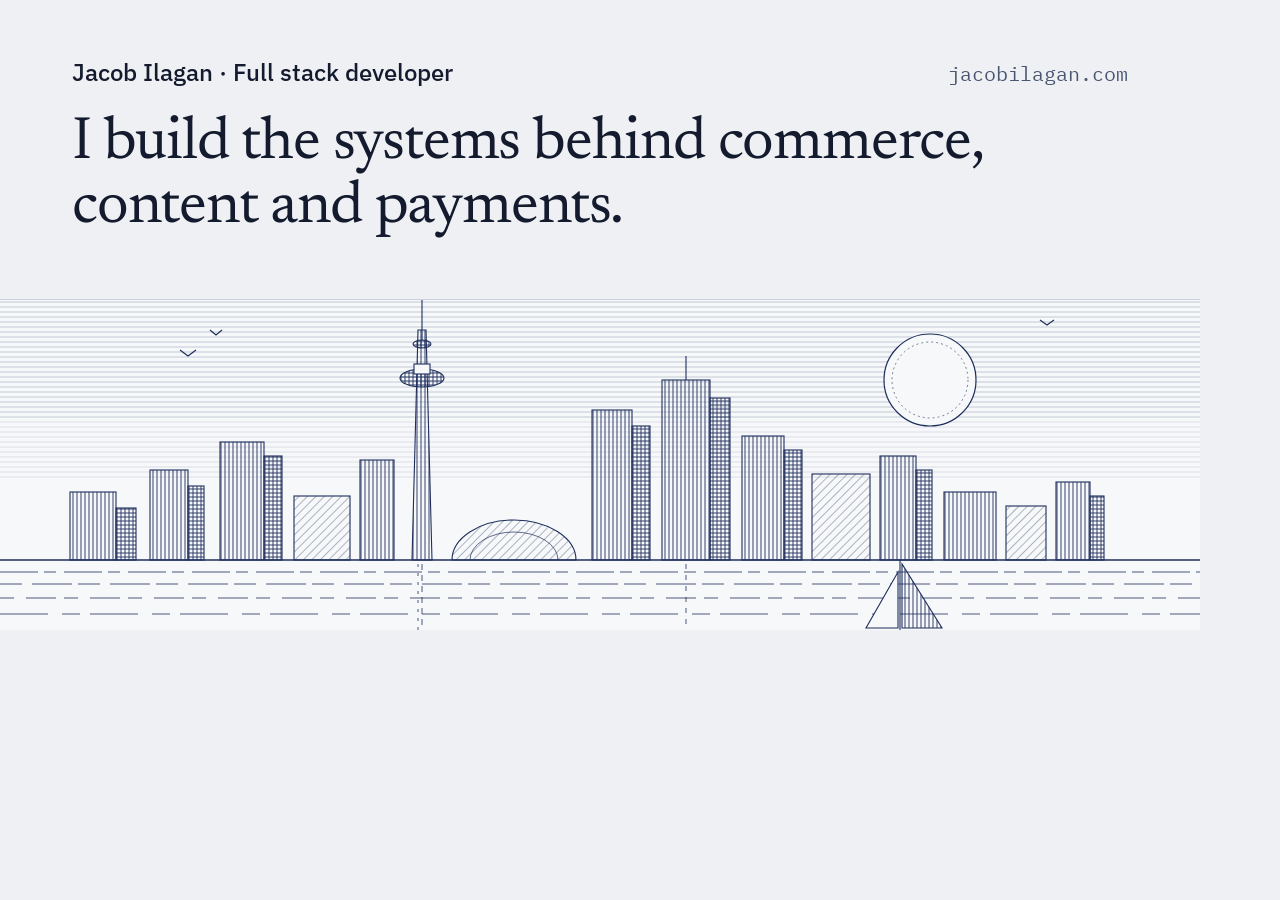
<file: tools/og-home.html>
<!doctype html>
<html lang="en">
<head>
<meta charset="utf-8">
<title>Open Graph image, jacobilagan.com</title>
<!-- Rendered to public/og.png (1200x630) by tools/render-og.sh -->
<style>
  @font-face { font-family: "Newsreader"; src: url("../public/fonts/newsreader-400.woff2") format("woff2"); font-weight: 400; }
  @font-face { font-family: "IBM Plex Sans"; src: url("../public/fonts/plex-sans-500.woff2") format("woff2"); font-weight: 500; }
  @font-face { font-family: "IBM Plex Mono"; src: url("../public/fonts/plex-mono-400.woff2") format("woff2"); font-weight: 400; }
  html, body { margin: 0; }
  body { width: 1200px; height: 630px; overflow: hidden; background: #EEF0F3; color: #141B2E; font-family: "IBM Plex Sans", sans-serif; position: relative; }
  .top { position: absolute; left: 72px; right: 72px; top: 56px; display: flex; justify-content: space-between; align-items: baseline; }
  .name { font-size: 24px; font-weight: 500; }
  .url { font-family: "IBM Plex Mono", monospace; font-size: 20px; color: #4A5672; }
  h1 { position: absolute; left: 72px; top: 112px; width: 1056px; margin: 0; font-family: "Newsreader", serif; font-weight: 400; font-size: 60px; line-height: 64px; letter-spacing: -0.02em; }
  .art { position: absolute; left: 0; right: 0; bottom: 0; height: 330px; overflow: hidden; background: #F7F8FA; border-top: 1px solid #C9CFDB; }
  .art svg { position: absolute; left: 0; top: 0; width: 1200px; height: 330px; }
</style>
</head>
<body>
  <div class="top"><span class="name">Jacob Ilagan · Full stack developer</span><span class="url">jacobilagan.com</span></div>
  <h1>I build the systems behind commerce, content and payments.</h1>
  <div class="art" aria-hidden="true">
<svg role="img" aria-label="Ink engraving style drawing of the Toronto skyline across the harbour" viewBox="0 40 1200 330" width="1200" height="330">
          <defs>
            <pattern id="vh" width="4" height="4" patternUnits="userSpaceOnUse"><line x1="1" y1="0" x2="1" y2="4" stroke="#1E2F5C" stroke-width="0.9"/></pattern>
            <pattern id="xh" width="4" height="4" patternUnits="userSpaceOnUse"><line x1="1" y1="0" x2="1" y2="4" stroke="#1E2F5C" stroke-width="0.9"/><line x1="0" y1="1" x2="4" y2="1" stroke="#1E2F5C" stroke-width="0.9"/></pattern>
            <pattern id="dh" width="6" height="6" patternUnits="userSpaceOnUse" patternTransform="rotate(45)"><line x1="0" y1="0" x2="0" y2="6" stroke="#1E2F5C" stroke-width="0.7"/></pattern>
            <pattern id="sky" width="8" height="5" patternUnits="userSpaceOnUse"><line x1="0" y1="2" x2="8" y2="2" stroke="#1E2F5C" stroke-width="0.45"/></pattern>
          </defs>
          <rect x="0" y="0" width="1200" height="160" fill="url(#sky)" opacity="0.55"/>
          <rect x="0" y="160" width="1200" height="60" fill="url(#sky)" opacity="0.3"/>
          <circle cx="930" cy="120" r="46" fill="#F7F8FA" stroke="#1E2F5C" stroke-width="1.2"/>
          <circle cx="930" cy="120" r="38" fill="none" stroke="#1E2F5C" stroke-width="0.6" stroke-dasharray="2 3"/>
          <path d="M180 90 l8 6 l8 -6 M210 70 l6 5 l6 -5 M1040 60 l7 5 l7 -5" fill="none" stroke="#1E2F5C" stroke-width="1.2"/>
          <g stroke="#1E2F5C" stroke-width="1.1">
            <rect x="70" y="232" width="46" height="68" fill="url(#vh)"/>
            <rect x="116" y="248" width="20" height="52" fill="url(#xh)"/>
            <rect x="150" y="210" width="38" height="90" fill="url(#vh)"/>
            <rect x="188" y="226" width="16" height="74" fill="url(#xh)"/>
            <rect x="220" y="182" width="44" height="118" fill="url(#vh)"/>
            <rect x="264" y="196" width="18" height="104" fill="url(#xh)"/>
            <rect x="294" y="236" width="56" height="64" fill="url(#dh)"/>
            <rect x="360" y="200" width="34" height="100" fill="url(#vh)"/>
            <path d="M412 300 L418 70 L426 70 L432 300 Z" fill="url(#vh)"/>
            <ellipse cx="422" cy="118" rx="22" ry="9" fill="url(#xh)"/>
            <rect x="414" y="104" width="16" height="10" fill="#F7F8FA"/>
            <ellipse cx="422" cy="84" rx="9" ry="4" fill="url(#xh)"/>
            <line x1="422" y1="80" x2="422" y2="12"/>
            <path d="M452 300 A62 40 0 0 1 576 300 Z" fill="url(#dh)"/>
            <path d="M470 300 A44 28 0 0 1 558 300" fill="none" stroke-width="0.7"/>
            <rect x="592" y="150" width="40" height="150" fill="url(#vh)"/>
            <rect x="632" y="166" width="18" height="134" fill="url(#xh)"/>
            <rect x="662" y="120" width="48" height="180" fill="url(#vh)"/>
            <line x1="686" y1="120" x2="686" y2="96"/>
            <rect x="710" y="138" width="20" height="162" fill="url(#xh)"/>
            <rect x="742" y="176" width="42" height="124" fill="url(#vh)"/>
            <rect x="784" y="190" width="18" height="110" fill="url(#xh)"/>
            <rect x="812" y="214" width="58" height="86" fill="url(#dh)"/>
            <rect x="880" y="196" width="36" height="104" fill="url(#vh)"/>
            <rect x="916" y="210" width="16" height="90" fill="url(#xh)"/>
            <rect x="944" y="232" width="52" height="68" fill="url(#vh)"/>
            <rect x="1006" y="246" width="40" height="54" fill="url(#dh)"/>
            <rect x="1056" y="222" width="34" height="78" fill="url(#vh)"/>
            <rect x="1090" y="236" width="14" height="64" fill="url(#xh)"/>
          </g>
          <line x1="0" y1="300" x2="1200" y2="300" stroke="#1E2F5C" stroke-width="1.4"/>
          <g stroke="#1E2F5C" stroke-width="0.8" fill="none">
            <line x1="0" y1="312" x2="1200" y2="312" stroke-dasharray="38 6 12 8"/>
            <line x1="0" y1="324" x2="1200" y2="324" stroke-dasharray="22 10 40 6"/>
            <line x1="0" y1="338" x2="1200" y2="338" stroke-dasharray="14 12 30 8"/>
            <line x1="0" y1="354" x2="1200" y2="354" stroke-dasharray="48 14 18 10"/>
            <line x1="0" y1="372" x2="1200" y2="372" stroke-dasharray="26 18 12 14"/>
            <line x1="0" y1="392" x2="1200" y2="392" stroke-dasharray="60 20 24 16"/>
            <line x1="0" y1="414" x2="1200" y2="414" stroke-dasharray="34 26 50 22"/>
            <line x1="422" y1="304" x2="422" y2="430" stroke-dasharray="6 5"/>
            <line x1="418" y1="304" x2="418" y2="390" stroke-dasharray="3 6"/>
            <line x1="686" y1="304" x2="686" y2="410" stroke-dasharray="5 6"/>
          </g>
          <g stroke="#1E2F5C" stroke-width="1.1">
            <path d="M860 372 L940 372 L928 384 L872 384 Z" fill="url(#xh)"/>
            <line x1="900" y1="372" x2="900" y2="300"/>
            <path d="M902 304 L902 368 L942 368 Z" fill="url(#vh)"/>
            <path d="M898 312 L898 368 L866 368 Z" fill="#F7F8FA"/>
          </g>
        </svg>
  </div>
</body>
</html>
</file>
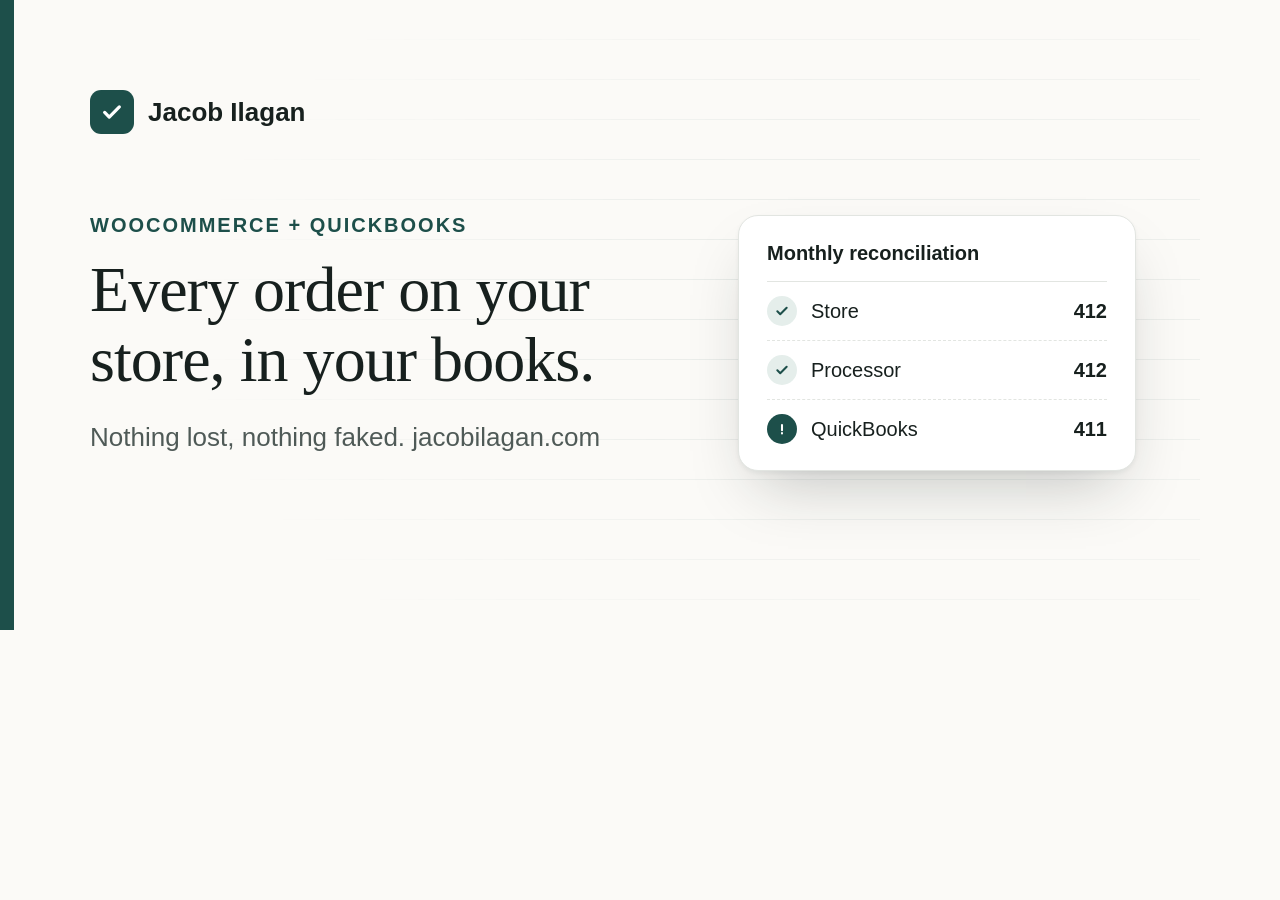
<file: tools/og-image.html>
<!doctype html>
<!-- Source for public/og-image.png. Regenerate with tools/render-og.sh -->
<html lang="en">
<head>
<meta charset="utf-8">
<style>
  html, body { margin: 0; width: 1200px; height: 630px; overflow: hidden; }
  body {
    background: #fbfaf7; color: #17201e; position: relative;
    font-family: -apple-system, BlinkMacSystemFont, "Segoe UI", Roboto, Arial, sans-serif;
  }
  body::before {
    content: ""; position: absolute; inset: 0;
    background-image: repeating-linear-gradient(to bottom, transparent 0, transparent 39px, rgba(29, 79, 74, 0.08) 39px, rgba(29, 79, 74, 0.08) 40px);
    -webkit-mask-image: radial-gradient(ellipse 75% 85% at 75% 50%, #000 20%, transparent 80%);
  }
  .bar { position: absolute; left: 0; top: 0; bottom: 0; width: 14px; background: #1d4f4a; }
  .content { position: absolute; left: 90px; top: 90px; width: 600px; }
  .brand { display: flex; align-items: center; gap: 14px; font-weight: 650; font-size: 26px; }
  .mark { width: 44px; height: 44px; border-radius: 11px; background: #1d4f4a; display: grid; place-items: center; }
  .eyebrow { margin-top: 80px; font-size: 20px; font-weight: 600; letter-spacing: 0.1em; text-transform: uppercase; color: #1d4f4a; }
  h1 {
    margin: 18px 0 0; font-family: ui-serif, "Iowan Old Style", Charter, Georgia, serif;
    font-weight: 500; font-size: 64px; line-height: 1.1; letter-spacing: -0.015em;
  }
  .sub { margin-top: 26px; font-size: 26px; color: #4f5a57; }
  .report {
    position: absolute; right: 64px; top: 215px; width: 340px; padding: 26px 28px;
    background: #fff; border: 1px solid #e2e5e1; border-radius: 20px;
    box-shadow: 0 2px 4px rgba(23,32,30,.05), 0 30px 60px -20px rgba(23,32,30,.25); font-size: 20px;
  }
  .rh { font-weight: 650; padding-bottom: 16px; border-bottom: 1px solid #e2e5e1; }
  .row { display: flex; align-items: center; gap: 14px; padding: 14px 0; border-bottom: 1px dashed #e2e5e1; }
  .row:last-child { border-bottom: 0; padding-bottom: 0; }
  .row span:nth-child(2) { flex: 1; }
  .row b { font-variant-numeric: tabular-nums; }
  .tick { width: 30px; height: 30px; border-radius: 50%; background: #e5eeeb; display: grid; place-items: center; }
  .tick.warn { background: #1d4f4a; }
</style>
</head>
<body>
  <div class="bar"></div>
  <div class="content">
    <div class="brand">
      <span class="mark"><svg width="22" height="22" viewBox="0 0 24 24" fill="none" stroke="#fff" stroke-width="3.5" stroke-linecap="round" stroke-linejoin="round"><path d="M4 12.5l5 5L20 6.5"/></svg></span>
      Jacob Ilagan
    </div>
    <div class="eyebrow">WooCommerce + QuickBooks</div>
    <h1>Every order on your store, in your books.</h1>
    <div class="sub">Nothing lost, nothing faked. jacobilagan.com</div>
  </div>
  <div class="report">
    <div class="rh">Monthly reconciliation</div>
    <div class="row"><span class="tick"><svg width="14" height="14" viewBox="0 0 24 24" fill="none" stroke="#1d4f4a" stroke-width="3.5" stroke-linecap="round" stroke-linejoin="round"><path d="M4 12.5l5 5L20 6.5"/></svg></span><span>Store</span><b>412</b></div>
    <div class="row"><span class="tick"><svg width="14" height="14" viewBox="0 0 24 24" fill="none" stroke="#1d4f4a" stroke-width="3.5" stroke-linecap="round" stroke-linejoin="round"><path d="M4 12.5l5 5L20 6.5"/></svg></span><span>Processor</span><b>412</b></div>
    <div class="row"><span class="tick warn"><svg width="14" height="14" viewBox="0 0 24 24" fill="none" stroke="#fff" stroke-width="3.5" stroke-linecap="round"><path d="M12 5v9M12 19v.5"/></svg></span><span>QuickBooks</span><b>411</b></div>
  </div>
</body>
</html>
</file>
